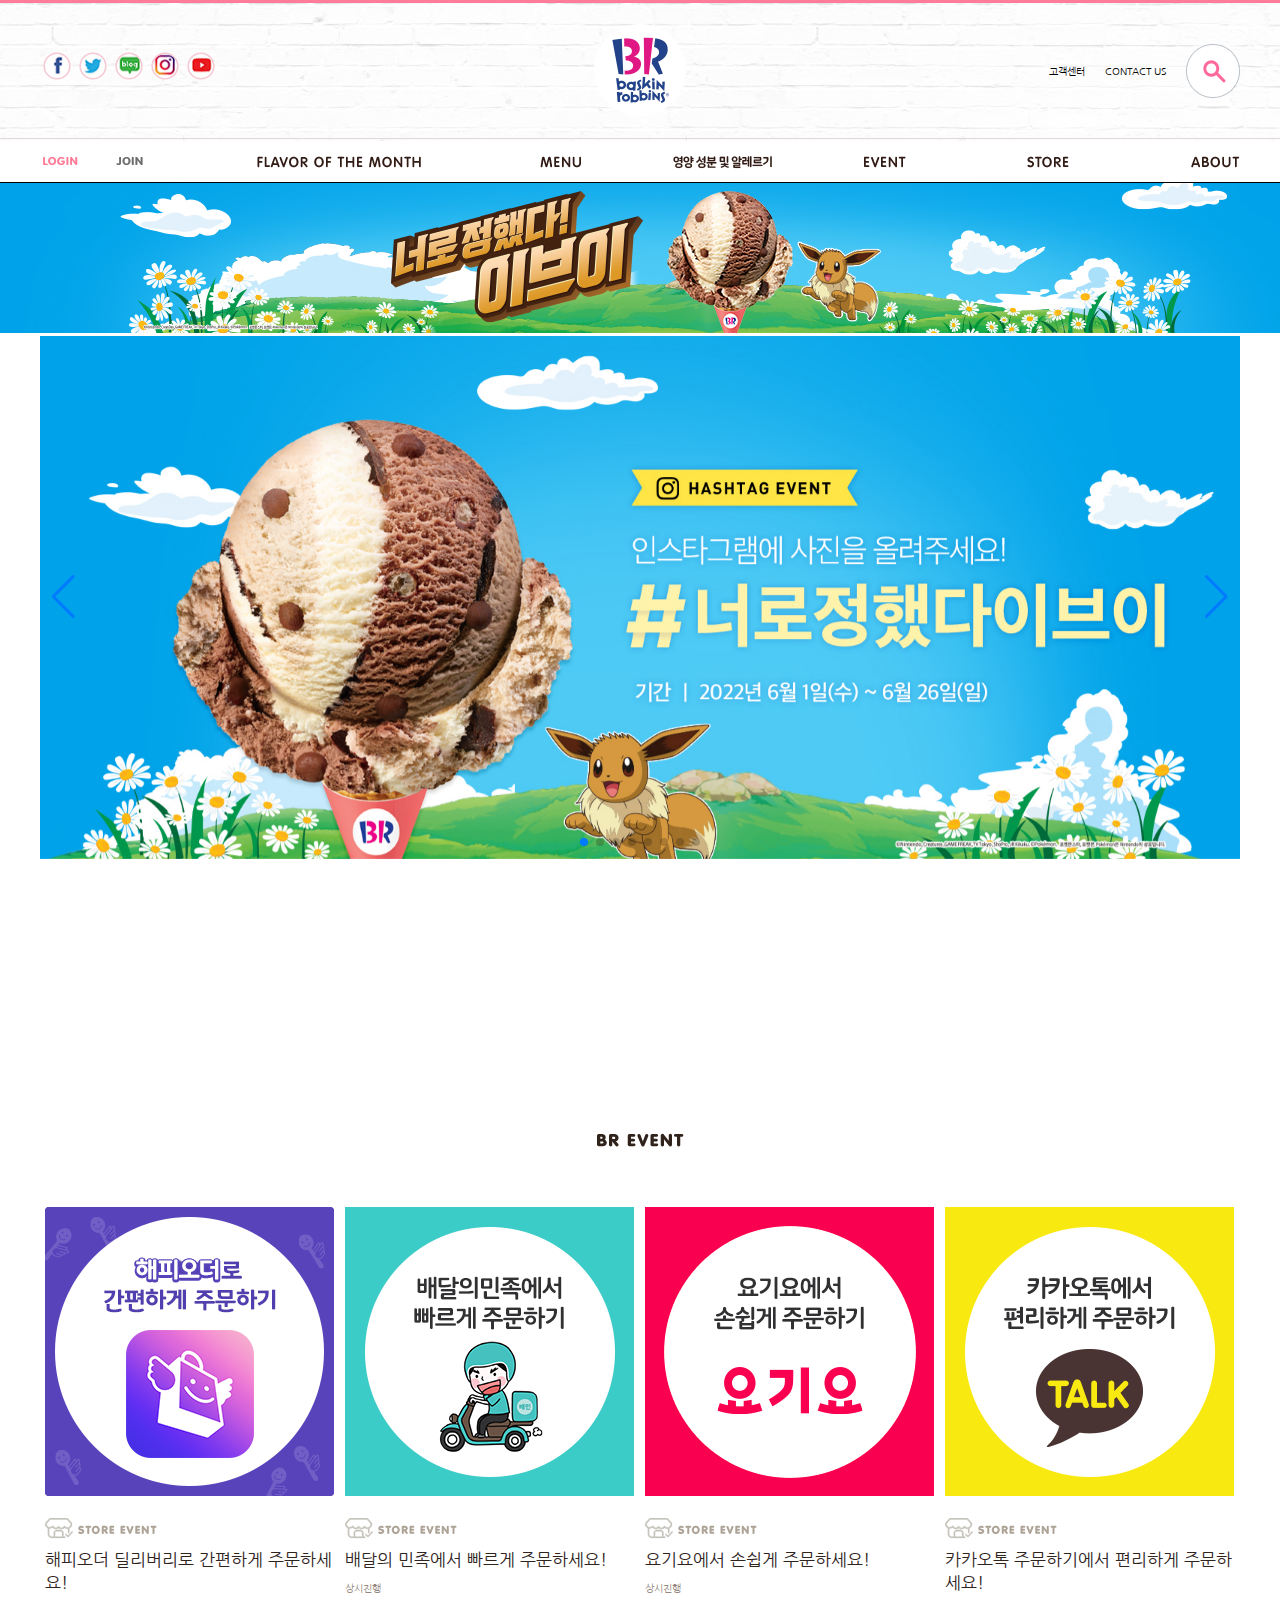
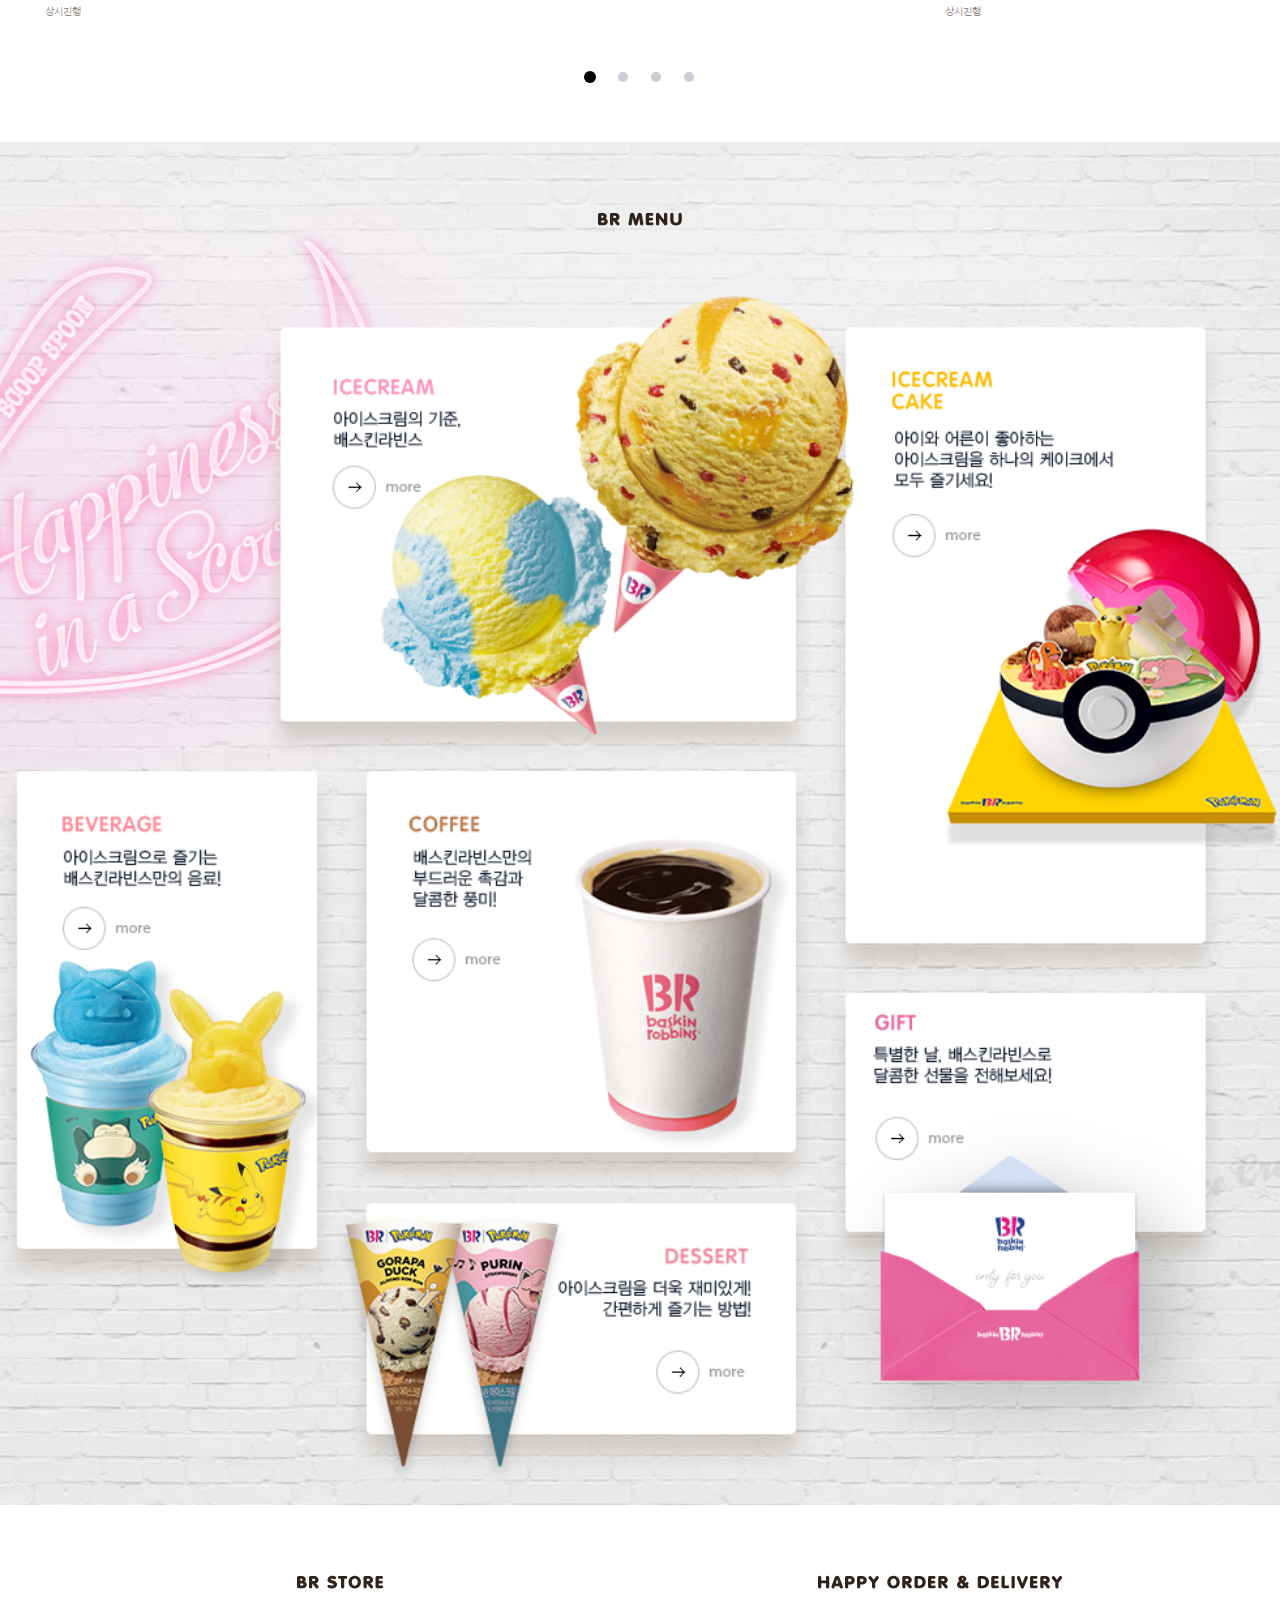
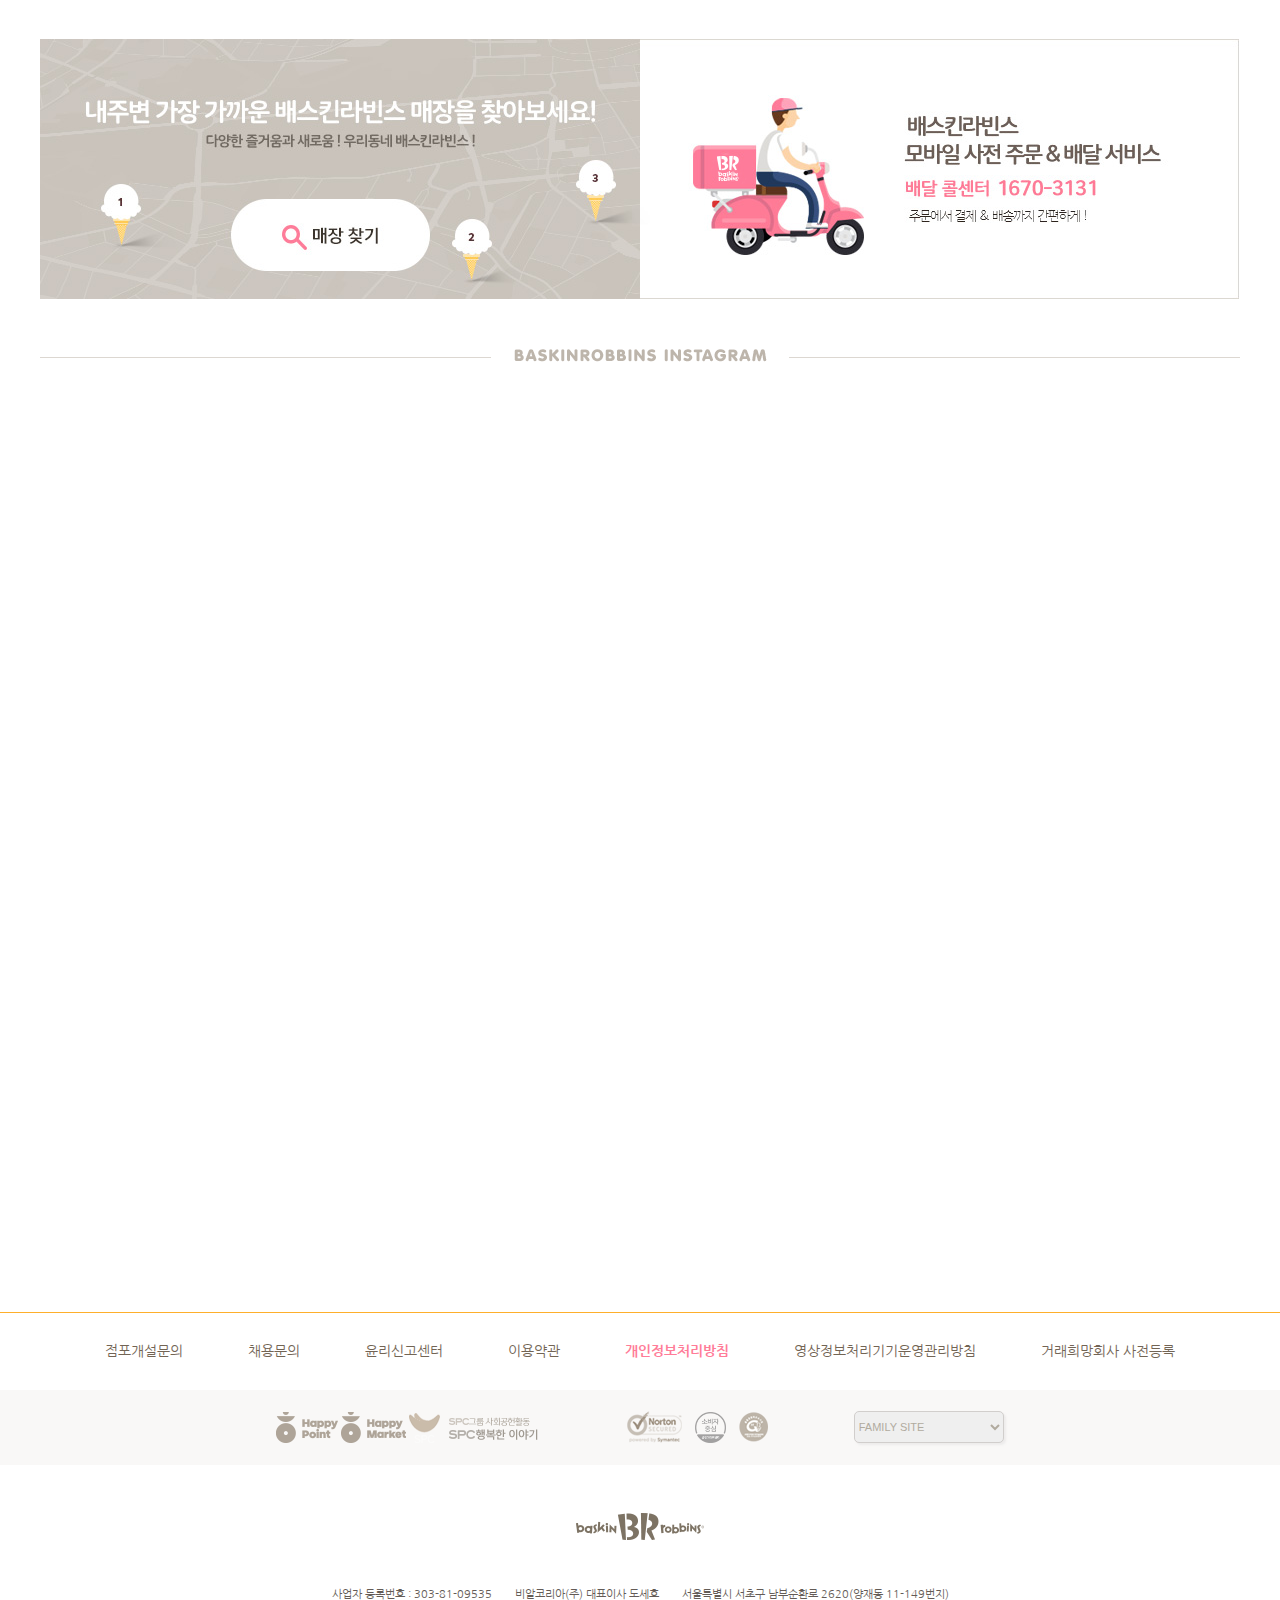
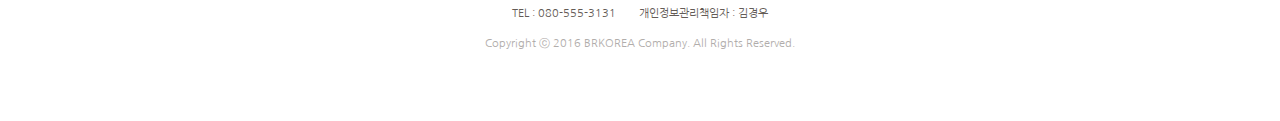
<file: index.html>
<!DOCTYPE html>
<html lang="ko">

<head>
    <meta charset="UTF-8">
    <meta name="viewport" content="width=device-width, initial-scale=1.0">
    <title>배스킨라빈스🍧</title>
    <link rel="shortcut icon" sizes="16x16 32x32 64x64" href="./images/favicon.ico">

    <!-- 스와이퍼 플러그인 CSS-->
    <link rel="stylesheet" href="css/swiper-bundle.min.css">
    <link rel="stylesheet" href="css/main.css">
    <link rel="stylesheet" href="css/media.css">

    <!-- 스와이퍼 플러그인 -->
    <script src="js/swiper-bundle.min.js"></script>
    <!-- 제이쿼리 라이브러리 -->
    <script src="js/jquery-3.6.0.min.js"></script>
    <!-- 제이쿼리 UI -->
    <script src="js/jquery-ui.min.js"></script>

    <!-- 이벤트 컨텐츠 영역 JS -->
    <script src="js/eventContent.js"></script>
    <!-- 인스타그램 영역 JS -->
    <script src="js/insta.js"></script>
    <!-- <script src="js/slideBanner.js"></script> -->
    <!-- 슬라이드배너 플러그인용 JS -->
    <script src="js/slide_plugin.js"></script>
    <script src="js/search.js"></script>
</head>

<body>
    <!-- 1. 상단영역 : header-->
    <div id="top">
        <header class="ibx top">
            <div class="top_area">
                <!-- 1-1. 로고이미지 -->
                <h1 id="logo">
                    <a href="index.html">
                        <img src="images/logo_baskinrobbins.png" alt="배스킨라빈스로고">
                    </a>
                    <!-- 모바일용 햄버거버튼 -->
                    <button class="ham on"></button>
                </h1>
                <!-- 1-2. SNS : 스프라이츠 이용?-->
                <aside id="sns">
                    <ul class="clb sns">
                        <li>
                            <a href="https://www.facebook.com/baskinrobbinskr/" title="페이스북 바로가기" target="_blank">
                                <!-- 스크린 리더기가 읽을 수 있도록 설정 -->
                                <span class="ir">
                                    페이스북 바로가기
                                </span>
                            </a>
                        </li>
                        <li>
                            <a href="https://twitter.com/BaskinrobbinsKR" title="트위터 바로가기" target="_blank">
                                <span class="ir">
                                    트위터 바로가기
                                </span>
                            </a>
                        </li>
                        <li>
                            <a href="https://blog.naver.com/brgirl31" title="블로그 바로가기" target="_blank">
                                <span class="ir">
                                    블로그 바로가기
                                </span>
                            </a>
                        </li>
                        <li>
                            <a href="https://www.instagram.com/baskinrobbinskorea/" title="인스타그램 바로가기" target="_blank">
                                <span class="ir">
                                    인스타그램 바로가기
                                </span>
                            </a>
                        </li>
                        <li>
                            <a href="https://www.youtube.com/user/baskinrobbinskorea" title="유튜브 바로가기" target="_blank">
                                <span class="ir">
                                    유튜브 바로가기
                                </span>
                            </a>
                        </li>
                    </ul>
                </aside>
                <!-- 1-4. 고객센터메뉴 -->
                <!-- 1-5. 검색창 버튼 -->
                <aside class="tmenu">
                    <ul>
                        <li>
                            <a href="#">고객센터</a>
                        </li>
                        <li>
                            <a href="#">CONTACT US</a>
                        </li>
                        <li>
                            <a href="#" class="sb">
                                <img src="./images/icon_search.png" alt="검색버튼">
                            </a>
                        </li>
                    </ul>
                </aside>
            </div>

            <!-- **********GNB 영역************-->
            <div id="gnb">
                <div class="menu_area">
                    <!-- 1-3. 로그인메뉴 : 로그인, 회원가입 -->
                    <nav>
                        <ul class="member">
                            <li>
                                <a href="login.html">
                                    <span class="ir">
                                        로그인
                                    </span>
                                </a>
                            </li>
                            <li>
                                <a href="member.html">
                                    <span class="ir">
                                        회원가입
                                    </span>
                                </a>
                            </li>
                        </ul>
                    </nav>

                    <!-- 1-6. GNB메뉴 -->
                    <nav>
                        <ul class="menu">
                            <li>
                                <div class="gibx">
                                    <a href="#">
                                        <span class="ir">FLAVOR OF MONTH</span>
                                    </a>
                                </div>

                                <!-- 서브메뉴 : 이달의 메뉴 이미지  -->
                                <div class="smenu">
                                    <div>
                                        <a href="#"><img src="./images/img_monthly_fom_220531.png" alt="너로정했다이브이">
                                        </a>
                                    </div>
                                </div>

                            </li>
                            <li>
                                <div class="gibx">
                                    <a href="#">
                                        <span class="ir">MENU</span>
                                    </a>
                                </div>

                                <!-- 서브메뉴 -->
                                <div class="smenu">
                                    <ol>
                                        <li>
                                            <a href="#">아이스크림
                                            </a>
                                        </li>
                                        <li>
                                            <a href="#">아이스크림케이크
                                            </a>
                                        </li>
                                        <li>
                                            <a href="#">음료
                                            </a>
                                        </li>
                                        <li>
                                            <a href="#">커피
                                            </a>
                                        </li>
                                        <li>
                                            <a href="#">디저트
                                            </a>
                                        </li>
                                    </ol>
                                </div>

                            </li>
                            <li>
                                <div class="gibx">
                                    <a href="#">
                                        <span class="ir">영양성분 및 알레르기</span>
                                    </a>
                                </div>

                                <!-- 서브메뉴 -->
                                <div class="smenu">
                                    <ol>
                                        <li>
                                            <a href="#">아이스크림
                                            </a>
                                        </li>
                                        <li>
                                            <a href="#">음료
                                            </a>
                                        </li>
                                        <li>
                                            <a href="#">커피
                                            </a>
                                        </li>
                                    </ol>
                                </div>

                            </li>
                            <li>
                                <div class="gibx">
                                    <a href="#">
                                        <span class="ir">EVENT</span>
                                    </a>
                                </div>

                                <!-- 서브메뉴 -->
                                <div class="smenu">
                                    <ol>
                                        <li>
                                            <a href="#">진행중인이벤트
                                            </a>
                                        </li>
                                        <li>
                                            <a href="#">당첨자발표
                                            </a>
                                        </li>
                                    </ol>
                                </div>

                            </li>
                            <li>
                                <div class="gibx">
                                    <a href="#">
                                        <span class="ir">STORE</span>
                                    </a>
                                </div>

                                <!-- 서브메뉴 -->
                                <div class="smenu">
                                    <ol>
                                        <li>
                                            <a href="#">매장찾기
                                            </a>
                                        </li>
                                        <li>
                                            <a href="#">고객센터
                                            </a>
                                        </li>
                                        <li>
                                            <a href="#">단체주문
                                            </a>
                                        </li>
                                    </ol>
                                </div>

                            </li>
                            <li>
                                <div class="gibx">
                                    <a href="#">
                                        <span class="ir">ABOUT</span>
                                    </a>
                                </div>

                                <!-- 서브메뉴 -->
                                <div class="smenu last">
                                    <ol>
                                        <li>
                                            <a href="#">공지사항
                                            </a>
                                        </li>
                                        <li>
                                            <a href="#">보도자료
                                            </a>
                                        </li>
                                        <li>
                                            <a href="#">채용정보
                                            </a>
                                        </li>
                                        <li>
                                            <a href="#">점포개설문의
                                            </a>
                                        </li>
                                        <li>
                                            <a href="#">CONTACT US
                                            </a>
                                        </li>
                                    </ol>
                                </div>
                            </li>


                            <!-- GNB 하단 레이어 -->
                            <div class="gnb_layer">
                                <div class="gnb_bg"></div>
                            </div>
                        </ul>
                    </nav>
                </div>
            </div>
            <!-- 모바일용 GNB 만들기 -->
            <div class="mgnb">
                <nav>
                    <ul>
                        <li>
                            <a href="#">
                                <span class="ir">FLAVOR OF MONTH</span>
                            </a>
                        </li>
                        <li>
                            <a href="#">
                                <span class="ir"></span>
                            </a>
                        </li>
                        <li>
                            <a href="#">
                                <span class="ir">고객센터</span>
                            </a>
                        </li>
                    </ul>
                </nav>
            </div>
        </header>
    </div>
    <!-- ***********검색창*************** -->
    <div id="search">
        <div class="search">
            <div class="search_bx">
                <div class="s_input">
                    <form action="process.php" method="post" class="searchBox">
                        <div class="line1">

                            <div class="ib">
                                <label for="pname" class="pname">제품명</label>
                                <select name="psel" id="psel">
                                    <option value="init">전체</option>
                                    <option value="A">아이스크림</option>
                                    <option value="B">아이스크림케이크</option>
                                    <option value="C">음료</option>
                                    <option value="D">커피</option>
                                    <option value="E">디저트</option>
                                    <option value="F">block pack</option>
                                    <option value="G">ready pack</option>
                                </select>
                                <input type="text" name="pname" id="pname" maxlength="20">
                            </div>

                            <div class="ib">
                                <label for="hashtag" class="hashtag">해시태그</label>

                                <input type="text" name="hashtag" id="hashtag">
                                <div class="htit">
                                    <span>
                                        <a href="#">#너로정했다이브이</a>
                                        <a href="#">#이상해씨멜론블라스트</a>
                                        <a href="#">#푸린피치블라스트</a>
                                        <a href="#">#포켓몬더블쿠키샌드</a>
                                    </span>
                                </div>

                            </div>

                        </div>
                        <div class="line2">
                            <div class="ib"><span>알레르기 성분</span></div>
                            <div class="ib chbx">
                                <input type="checkbox" name="egg" id="egg">
                                <label for="egg" class="al">계란</label>
                                <input type="checkbox" name="bean" id="bean">
                                <label for="bean" class="al">대두</label>
                                <input type="checkbox" name="pork" id="pork">
                                <label for="pork" class="al">돼지고기</label>
                                <input type="checkbox" name="peanut" id="peanut">
                                <label for="peanut" class="al">땅콩</label>

                                <input type="checkbox" name="wheat" id="wheat">
                                <label for="wheat" class="al">밀</label>
                                <input type="checkbox" name="peach" id="peach">
                                <label for="peach" class="al">복숭아</label>
                                <input type="checkbox" name="milk" id="milk">
                                <label for="milk" class="al">우유</label>
                                <input type="checkbox" name="none" id="none">
                                <label for="none" class="al">없음</label>
                            </div>
                        </div>


                        <div class="sbtn">
                            <button type="submit">검색</button>
                        </div>
                    </form>
                </div>
            </div>
        </div>
    </div>
    <!--********************************************************-->

    <!--  메인영역 : main -->
    <div id="cont">
        <main class="ibx cont">
            <!-- 2. 상단 배너 영역 -->
            <div>
                <!-- 2-1. 상단 띠배너 -->
                <div id="main_banner">
                    <a href="#">
                        <span class="ir">상단띠배너 - 이달의 맛</span>
                        <!-- <img src="images/main_banner_june.jpg" alt="이달의맛 배너"> -->
                        <img src="images_m/m_banner_june.jpg" alt="이달의맛 배너">
                    </a>
                </div>
                <!-- 2-2. 슬라이드배너(빌보드배너) -->
                <!-- <div id="slide_banner">
                    <section>
                        2-2. 슬라이드 배너 이미지
                        <ul class="slide">
                            <li><img src="images/slide_banner1.png" alt="slide"></li>
                            <li><img src="images/slide_banner2.png" alt="slide"></li>
                            <li><img src="images/slide_banner3.png" alt="slide"></li>
                            <li><img src="images/slide_banner4.png" alt="slide"></li>
                            <li><img src="images/slide_banner5.png" alt="slide"></li>
                            <li><img src="images/slide_banner6.png" alt="slide"></li>
                            <li><img src="images/slide_banner7.png" alt="slide"></li>
                            <li><img src="images/slide_banner8.png" alt="slide"></li>
                        </ul>
                        <ul class="slide ms">
                            <li><img src="images_m/slide_banner1.png" alt="slide"></li>
                            <li><img src="images_m/slide_banner2.png" alt="slide"></li>
                            <li><img src="images_m/slide_banner3.png" alt="slide"></li>
                            <li><img src="images_m/slide_banner4.png" alt="slide"></li>
                            <li><img src="images_m/slide_banner5.png" alt="slide"></li>
                            <li><img src="images_m/slide_banner6.png" alt="slide"></li>
                            <li><img src="images_m/slide_banner7.png" alt="slide"></li>
                            <li><img src="images_m/slide_banner8.png" alt="slide"></li>
                        </ul>
                        2-3. 좌/우 버튼
                        <div class="abtn">
                            이전 버튼
                            <a href="#">
                                <img src="./images/btn_banner_prev.png" alt="이전 버튼">
                            </a>
                            이후 버튼
                            <a href="#" class="ab2">
                                <img src="./images/btn_banner_next.png" alt="이후 버튼">
                            </a>
                        </div>
                        2-4. 하단 인디케이터
                        <div class="indic">
                            <a href="#">
                                <span class="ir">1번 인디케이터</span>
                            </a>
                            <a href="#">
                                <span class="ir">2번 인디케이터</span>
                            </a>
                            <a href="#">
                                <span class="ir">3번 인디케이터</span>
                            </a>
                            <a href="#">
                                <span class="ir">4번 인디케이터</span>
                            </a>
                            <a href="#">
                                <span class="ir">5번 인디케이터</span>
                            </a>
                            <a href="#">
                                <span class="ir">6번 인디케이터</span>
                            </a>
                            <a href="#">
                                <span class="ir">7번 인디케이터</span>
                            </a>
                            <a href="#">
                                <span class="ir">8번 인디케이터</span>
                            </a>
                        </div>
                    </section>

                </div> -->

                <section class="scont">
                    <div class="swiper mySwiper">
                        <div class="swiper-wrapper">
                          <div class="swiper-slide">
                            <img src="images/slide_banner1.png" alt="슬라이드배너">
                          </div>
                          <div class="swiper-slide">
                            <img src="images/slide_banner2.png" alt="슬라이드배너">
                          </div>
                          <div class="swiper-slide">
                            <img src="images/slide_banner3.png" alt="슬라이드배너">
                          </div>
                          <div class="swiper-slide">
                            <img src="images/slide_banner4.png" alt="슬라이드배너">
                          </div>
                          <div class="swiper-slide">
                            <img src="images/slide_banner5.png" alt="슬라이드배너">
                          </div>
                          <div class="swiper-slide">
                            <img src="images/slide_banner6.png" alt="슬라이드배너">
                          </div>
                          <div class="swiper-slide">
                            <img src="images/slide_banner7.png" alt="슬라이드배너">
                          </div>
                          <div class="swiper-slide">
                            <img src="images/slide_banner8.png" alt="슬라이드배너">
                          </div>
                        </div>
                        <div class="swiper-button-next"></div>
                        <div class="swiper-button-prev"></div>
                        <div class="swiper-pagination"></div>
                      </div>
                </section>
            </div>

            <!-- 3. 이벤트 컨텐츠 -->
            <article class="event">
                <!-- 3-1. 이벤트 타이틀 -->
                <h2>
                    <img src="./images/h_event.png" alt="이벤트">
                </h2>

                <!-- 3-2,3-3. 이벤트 이미지,내용 -->
                <div class="event_list">
                    <!-- 1번째 버튼 -->
                    <ul class="on">
                        <li>
                            <a href="#">
                                <img src="./images/banner_delivery.png" alt="해피오더">
                                <span class="type">
                                    <img src="./images/stit_store.gif" alt="store event">
                                </span>
                                <span class="title">해피오더 딜리버리로 간편하게 주문하세요!</span>
                                <span class="period">상시진행</span>
                            </a>
                        </li>
                        <li>
                            <a href="#">
                                <img src="./images/banner_delivery_bm.png" alt="배달의민족">
                                <span class="type">
                                    <img src="./images/stit_store.gif" alt="store event">
                                </span>
                                <span class="title">배달의 민족에서 빠르게 주문하세요!</span>
                                <span class="period">상시진행</span>
                            </a>
                        </li>
                        <li>
                            <a href="#">
                                <img src="./images/banner_delivery_ygy.png" alt="요기요">
                                <span class="type">
                                    <img src="./images/stit_store.gif" alt="store event">
                                </span>
                                <span class="title">요기요에서 손쉽게 주문하세요!</span>
                                <span class="period">상시진행</span>
                            </a>
                        </li>
                        <li>
                            <a href="#">
                                <img src="images/banner_delivery_kakao.png" alt="카카오톡">
                                <span class="type">
                                    <img src="./images/stit_store.gif" alt="store event">
                                </span>
                                <span class="title">카카오톡 주문하기에서 편리하게 주문하세요!</span>
                                <span class="period">상시진행</span>
                            </a>
                        </li>
                    </ul>
                    <!-- 2번째 버튼 -->
                    <ul>
                        <li>
                            <a href="#">
                                <img src="images/banner2_1.png" alt="제주빙수3종">
                                <span class="type">
                                    <img src="./images/stit_store.gif" alt="store event">
                                </span>
                                <span class="title">배스킨라빈스 제주 빙수 3종 출시!</span>
                                <span class="period">상시진행</span>
                            </a>
                        </li>
                        <li>
                            <a href="#">
                                <img src="images/banner2_2.png" alt="기아멤버스할인">
                                <span class="type">
                                    <img src="./images/stit_store.gif" alt="store event">
                                </span>
                                <span class="title">기아 멤버스 최대 50% 제휴 혜택</span>
                                <span class="period">상시진행</span>
                            </a>
                        </li>
                        <li>
                            <a href="#">
                                <img src="images/banner2_3.png" alt="제휴혜택">
                                <span class="type">
                                    <img src="./images/stit_online.gif" alt="store event">
                                </span>
                                <span class="title">2022 배스킨라빈스 특별한 제휴혜택</span>
                                <span class="period">상시진행</span>
                            </a>
                        </li>
                        <li>
                            <a href="#">
                                <img src="images/banner2_4.png" alt="콜드브루오트라떼">
                                <span class="type">
                                    <img src="./images/stit_online.gif" alt="store event">
                                </span>
                                <span class="title">고소한 오트밀크와 깔끔한 콜드브루의 만남, 콜드브루 오트라떼 출시</span>
                                <span class="period">상시진행</span>
                            </a>
                        </li>
                    </ul>
                    <!-- 3번째 버튼 -->
                    <ul>
                        <li>
                            <a href="#">
                                <img src="./images/banner3_1.png" alt="KT할인">
                                <span class="type">
                                    <img src="./images/stit_store.gif" alt="store event">
                                </span>
                                <span class="title">KT 멤버십 고객이라면 누구나 파인트 30% 할인!</span>
                                <span class="period">상시진행</span>
                            </a>
                        </li>
                        <li>
                            <a href="#">
                                <img src="./images/banner3_2.png" alt="Mpoint 50%사용">
                                <span class="type">
                                    <img src="./images/stit_store.gif" alt="store event">
                                </span>
                                <span class="title">현대카드 M포인트 50% 사용</span>
                                <span class="period">상시진행</span>
                            </a>
                        </li>
                        <li>
                            <a href="#">
                                <img src="images/banner3_3.png" alt="배스킨라빈체">
                                <span class="type">
                                    <img src="./images/stit_store.gif" alt="store event">
                                </span>
                                <span class="title">2018 한글날 기념 무료 글꼴 공개! 배스킨라빈스체</span>
                                <span class="period">상시진행</span>
                            </a>
                        </li>
                        <li>
                            <a href="#">
                                <img src="./images/banner3_4.png" alt="텀블러할인">
                                <span class="type">
                                    <img src="./images/stit_online.gif" alt="store event">
                                </span>
                                <span class="title">1회용 컵 사용 줄이기 안내</span>
                                <span class="period">상시진행</span>
                            </a>
                        </li>
                    </ul>

                    <!-- 4번째 버튼 -->
                    <ul>
                        <li>
                            <a href="#">
                                <img src="./images/banner4.png" alt="BEST 칭찬 점포">
                                <span class="type">
                                    <img src="./images/stit_store.gif" alt="store event">
                                </span>
                                <span class="title">2022년 1분기 고객 BEST 칭찬점포 안내</span>
                                <span class="period"></span>
                            </a>
                        </li>
                    </ul>
                </div>

                <!-- 3-4. 인디케이터 -->
                <div class="e_indi">
                    <a href="#none" class="on">
                        <span class="ir">1번</span>
                    </a>
                    <a href="#none">
                        <span class="ir">2번</span>
                    </a>
                    <a href="#none">
                        <span class="ir">3번</span>
                    </a>
                    <a href="#none">
                        <span class="ir">4번</span>
                    </a>
                </div>
            </article>

            <!-- 3-5. 메뉴컨텐츠 : 메뉴이동 영역 -->
            <article class="menu_ct">
                <!-- 타이틀 -->

                <h2>
                    <img src="./images/h_menu.png" alt="메뉴타이틀">
                </h2>

                <!-- 이미지 영역 -->
                <div class="m_img">
                    <div class="mbx">
                        <img class ="pc" src="./images/img_menu_list_220429.png" alt="메뉴리스트 이미지">
                        <img class="mobile" src="./images_m/img_menu_list_220429.png" alt="메뉴리스트 이미지">
                        <a href="#" class="icecream"></a>
                        <a href="#" class="cake"></a>
                        <a href="#" class="beverage"></a>
                        <a href="#" class="coffee"></a>
                        <a href="#" class="gift"></a>
                        <a href="#" class="dessert"></a>
                    </div>
                </div>

            </article>

            <!-- 스토어 & 딜리버리 영역 -->
            <article id="str_dv">
                <div class="clb str_dv">
                    <section class="store">
                        <h2>
                            <img src="./images/h_store.png" alt="스토어 타이틀">
                        </h2>
                        <div class="sd_img">
                            <a href="#">
                                <img class="pc" src="./images/img_store.jpg" alt="매장찾기">
                                <img class="mobile" src="./images_m/img_store.jpg" alt="매장찾기">
                            </a>
                        </div>
                    </section>
                    <section class="delievery">
                        <h2>
                            <img src="./images/h_happyorder_delivery.png" alt="해피오더딜리버리 타이틀">
                        </h2>
                        <div class="sd_img">
                            <a href="#">
                                <img class="pc" src="./images/img_happyorder_delivery.png" alt="해피오더딜리버리 타이틀">
                                <img class="mobile" src="./images_m/img_happyorder_delivery.jpg" alt="해피오더딜리버리 타이틀">
                            </a>
                        </div>
                    </section>
                </div>
            </article>

            <!-- 인스타그램 -->
            <article class="insta">
                <!-- 3-8. 타이틀 영역 -->
                <div class="itit">
                    <h2>
                        <img src="./images/tit_sns.png" alt="배스킨라빈스 인스타그램">
                    </h2>
                </div>
                <div class="ict">
                    <div class="attractt-container" data-idx="0" data-code="LEDo66DdnaG4Rdw" data-board="grid">

                        <iframe title="Attractt - UGC 디지털 마케팅 솔루션" scrolling="no" frameborder="0"
                            src="https://www.attractt.com/embed/grid/LEDo66DdnaG4Rdw?loc=http://www.baskinrobbins.co.kr/&amp;target=attractt-ifm-0"
                            id="attractt-ifm-0"
                            style="width: 1200px; height: 785px; overflow: hidden; border: 0px;"></iframe></div>
                </div>

            </article>
        </main>
    </div>

    <!-- 4. 하단영역 : footer -->
    <div id="info">
        <footer class="ibx info">

            <!-- 4-1. 하단메뉴 -->
            <div class="fmenu">
                <ul>
                    <li>
                        <a href="#">점포개설문의</a>
                    </li>
                    <li>
                        <a href="#">채용문의</a>
                    </li>
                    <li>
                        <a href="#">윤리신고센터</a>
                    </li>
                    <li>
                        <a href="#">이용약관</a>
                    </li>
                    <li>
                        <a href="#">개인정보처리방침</a>
                    </li>
                    <li>
                        <a href="#">영상정보처리기기운영관리방침</a>
                    </li>
                    <li>
                        <a href="#">거래희망회사 사전등록</a>
                    </li>

                </ul>
            </div>

            <!-- 4-2. 브랜드 아이콘 -->
            <div class="bicon">
                <div class="bicon_bx">
                    <div>
                        <a
                            href="https://www.happypointcard.com/page/main/index.spc;jsessionid=FCBB1181C146A71AD1192E5239694E1F">
                            <img src="./images/btn_happypoint.png" alt="해피포인트">
                        </a>
                        <a href="http://m.celectory.com/mobile/gift/recommend?">
                            <img src="./images/btn_happymarket.png" alt="해피마켓">
                        </a>
                        <a href="http://www.spc.co.kr/contributionAll">
                            <img src="./images/btn_spc_story.png" alt="SPC이야기">
                        </a>
                    </div>
                    <div class="micon">
                        <a href="#">
                            <img src="./images/btn_norton.gif" alt="노튼">
                        </a>
                        <a href="https://www.kca.go.kr/ccm/">
                            <img src="./images/btn_ccm_2.png" alt="한국소비자원" id="ccm">
                        </a>
                        <a href="https://knqa.ksa.or.kr/knqa/2276/subview.do">
                            <img src="./images/btn_ksa.png" alt="국가품질">
                        </a>
                    </div>
                    <!-- 4-5. 패밀리사이트 바로가기 -->
                    <div class="sel">
                        <select name="Family Site" id="fs" onchange="window.open(value,'_blank');">
                            <option selected="" disabled="">FAMILY SITE</option>

                            <option value="http://www.dunkindonuts.co.kr/">던킨도너츠</option>

                            <option value="https://www.paris.co.kr/">파리바게트</option>

                            <option value="https://spcsamlip.co.kr/">삼립</option>

                            <option value="https://www.caffe-pascucci.co.kr/index.asp">파스쿠찌</option>
                        </select>
                    </div>
                </div>
            </div>

            <!-- 4-3. 하단 로고 -->
            <div class="f_logo">
                <img src="./images/footer_logo.png" alt="로고">
            </div>

            <!-- 4-4. 하단 주소정보 -->
            <div class="addr">
                <div>
                    <p>사업자 등록번호 : 303-81-09535</p>
                    <p>비알코리아(주) 대표이사 도세호</p>
                    <address>
                        서울특별시 서초구 남부순환로 2620(양재동 11-149번지)
                    </address>
                </div>
                <div>
                    <p>TEL : 080-555-3131 </p>
                    <p>개인정보관리책임자 : 김경우</p>
                </div>
                <p>Copyright ⓒ 2016 BRKOREA Company. All Rights Reserved.</p>

            </div>
        </footer>
    </div>
</body>

</html>
</file>
<file: css/media.css>
@charset "utf-8";


/************** 1024px 이하 미디어쿼리 시작 **************/
@media screen and (max-width:1024px) {
.ibx{
    width: 100%;
}

 #sns,.tmenu,#gnb,.smenu {
    display: none;
}

.top {
    padding-top: 0;
    background: none;
    border-top:none;
    border-bottom: 1px solid #3f291a;
   
    box-sizing: border-box;
}
.top_area{
    height: 77px;
    width: 100%;

}

.top #logo{
    line-height: 77px;
}
#logo img{
    width: 55px;
}
/* .mgnb{
    display: block;
} */

/* 모바일용 햄버거버튼 */
.ham{
    display: block;
    position: absolute;
    top: 30px;
    right: 4vw;
    border: none;
    width: 22px;
    height: 18px;
    background: url(../images_m/btn_menu.png) no-repeat 0 0;
    background-size: auto 18px;
  }
  /* 햄버거 버튼 모양 가상요소로 문자넣기
  이유: x버튼으로 변경가능하도록 하려고 */

  #main_banner a{
     width: 100%;
     height: 100%;
  } 
  #main_banner a img{
     display: block;
     width: 100%;
     height: 100%;
  } 

  /* 메뉴리스트 이미지 */

  /* 모바일용 배경이미지 */
.menu_ct{
    background-image: url(../images_m/bg_menu.jpg);
}

.m_img .pc{
    display: none;
  }

.m_img .mobile{
    display: block;
  }

.m_img .icecream{
    top: 0;
    left: 36.67%;
    width: 58.75%;
    height: 27.13%;
}

.m_img .cake{
    top: 51.5%;
    left: 4.58%;
    width: 90.83%;
    height: 17.52%;
}
.m_img .beverage{
    top: 28%;
    left: 51.53%;
    width: 43.89%;
    height: 21.99%;
}
.m_img .coffee{
    top: 71%;
    left: 4.58%;
    width: 43.89%;
    height: 21%;
}
.m_img .gift{
    top: 71%;
    left: 51.53%;
    width: 43.89%;
    height: 21%;
}
.m_img .dessert{
    top: 28%;
    left: 4.58%;
    width: 43.89%;
    height: 21.99%;
}

/* 매장&배당 컨텐츠 */
.str_dv{
    width: 100%;
    
}
.str_dv section{
    width: 100%;
    float: none;
}

.sd_img .pc{
    display: none;
  }

.sd_img .mobile{
    display: block;
    margin: 0 auto;
    width: 90%;
    height: 90%;

  }

/* 푸터 메뉴 */
.fmenu{
    width: 100vw;
}
.fmenu ul{
    flex-wrap: wrap;
    justify-content: normal;
    margin-top: 10px;
}
.fmenu li{
    width: 25%;
    height: 30px;
    text-align: center;
}
.fmenu a{
    font-size: 1.1rem;
}

/* 푸터 브랜드아이콘 */
.bicon{
    margin-top:5px;
}
.bicon_bx{
    width: 100vw;
    height: 85px;
    flex-wrap: wrap;
    /* justify-content: normal; */
}

.bicon_bx div a{
    padding: 0 2vw;
}

}

/************** 1024px 이하 미디어쿼리 끝 **************/

@media screen and (max-width: 820px) {
    
    /* .mgnb{
        display: block;
    } */
  
      /* 햄버거 버튼 모양 가상요소로 문자넣기
      이유: x버튼으로 변경가능하도록 하려고 */
    /* .ibx{
        max-width: 720px;
        margin: 0 auto;
    } */
    #main_banner img:first-child{
        display: none;
    }
    #main_banner img:last-child{
        display: block;
        /* max-width: 100%; */
    }

    /* 슬라이드 배너 모바일용 이미지로 바꾸기 */
    .slide{
        display: none;
    }
    .slide.ms{
        display: block;
    }
      
}
</file>
<file: css/main.css>
@charset "utf-8";

/* 2. 메인영역 CSS */

@import url(core.css);
@import url(common.css);
@import url(reset.css);

/* body *{
    outline: 1px dashed limegreen;
} */

.cont{
     /* 화면채움! */
     width: auto;

     /* 높이값 변경 - 상단영역 겹치므로 뺄필요없음 */
     /* height: 100vh; */
     box-sizing: border-box;
}

/************* 상단 배너 영역 시작 **************************/
/* 2-1. 상단 띠배너 : #main_banner */
#main_banner {
    width: 100%;
    /* background-color:#00A2EA ; */
    margin-bottom: 3px;
    text-align: center;
}
#main_banner a{
    display: block;
    /* width: 1200px; */
    height: 150px;
    /* max-width: 100%; */
    /* margin: 0 auto; */
    /* 색이반고윙/크  */
    background-color: #00A2EA;
    background-image: url(../images/main_banner_june.jpg);
    background-position: 50% 50%;
}

#main_banner img{
    display: none;
}
#slide_banner{
    /* position: relative; */
    /* 자식 : .slide_banner li(배너이미지), .btns(좌/우버튼) */
    width: 1600px;
    height: 697px;
    margin: 0 auto;
}
#slide_banner section {
    /*슬라이드부모*/
    position: relative;
    width: 100%;
    height: 697px;
    float: left;
    overflow: hidden;
    /*넘치는 자식요소 숨기기*/
    /*    border: 2px solid red;*/
    box-sizing: border-box;
}

#slide_banner section::before {
    content: '';
    display: block;
    padding-top: 60%;
}

/* 2-2. 슬라이드 배너 : #slide */
.slide{
    display: flex;
    /* 플렉스박스!!! */

    /*사진을 싸고 있는 슬라이드*/
    position: absolute;
    top: 0;
    left: 0;
    /* width: 100%; */
    /* height: 100%; */
}

/********** 플러그인 구성 css 시작*********/
.scont{
    min-height: 697px;
    max-width: 1920px;
    
}

.swiper {
    width: 1200px;
    margin: 0 auto;
  }

  .swiper-slide {
    text-align: center;
    font-size: 18px;
    background: #000;

    /* Center slide text vertically */
    
    display: flex;
    justify-content: center;
    align-items: center;
  }

  .swiper-slide img {
    display: block;
    width: 100%;
    height: 100%;
    object-fit: cover;
  }

  .swiper {
    margin-left: auto;
    margin-right: auto;
  }


/****** 스와이퍼 css 끝 *******/

.ms{
    display: none;
}

.slide li {
    flex-shrink: 0;
    /* 부모박스크기만큼 줄어들지 않음 -> 0 */
    /* flex-basis: 100%; */
    /* 가로크기를 부모박스 크기에 맞춤! */
    /* height 값은 flex박스 자식요소에서
    등분할시 자동 100%임! */
    width: 100vw;
    
}

.slide li img {
    /*이미지는 박스에 맞춤!*/
    width: 100%;
    height: 100%;
    /* object-fit: cover; */
    /* 이미지 비율유지 채우기! */
}

/******* 2-3. 좌/우버튼 ********/
.abtn a{
    position: absolute;
    /* 부모 : #slide_banner */
    top: 50%;
}
.abtn a:first-child{
    left: 50px;
}
.abtn a:last-child{
    right: 50px;
}

/******** 2-4. 하단 인디케이터 ********/
.indic{
    position: absolute;
    /* 부모 : #slide_banner */
    bottom: 10px;
    left: 50%;
    /* width: 300px; */
    /* height: 35px; */
    transform: translateX(-50%);
}
.indic a{
    display: inline-block;
    width: 13px;
    height: 13px;
    border-radius: 50%;
    background-color: whitesmoke;
    margin: 10px;
    cursor: auto;
    /* transition: background-color .2s, scale .2s; */
}

.indic .on{
    transform: scale(1.1);
    background-color: black;
}

/* .indic a:hover{
    transform: scale(1.1);
    background-color: black;
} */

/********************** 상단 배너 영역 끝 **********************/
/* 이벤트,메뉴,스토어딜리버리 타이틀 공통 */
article h2{
    text-align: center;
    margin: 50px 0;
}

/******** 이벤트 컨텐츠 ********/
.event{
    /* height: 800px; */
    /* -> 이벤트 이미지 조절 후 설정 */
    padding: 50px 0;
}
/* 3-1. 이벤트 타이틀 */
/* .event h2{
    text-align: center;
    margin: 50px 0;
} */

/* 3-2,3-3. 이벤트 이미지, 내용 영역 */
.event_list{
     position: relative;
    width: 1210px;
    height: 465px;
    margin: 0 auto;
    overflow: hidden;

}

.event_list ul{
    position: absolute;
    top: 0;
    left: 0;
    width: 0;
    overflow: hidden;
    transition: left .5s ease-in-out;
}

.event_list ul.on{
    width: 100%;
}


.event_list ul:nth-child(1)~ul{
    left: 100%;
}

.event_list li{
    float:left;
    width: 300px;
    height: 465px;
    box-sizing: border-box;
    margin-top: 10px;
}

.event_list ul li:first-child{
    margin-left: 10px;
}


/* 3-3. 이벤트 내용 */
.event_list span{
    display: block;
}
.event_list .type{
    margin: 22px 0 8px 0;
}
.event_list .title{
    color: #2f231c;
    font-size: 17px;
    line-height: 23px;
}
.event_list .period{
    margin: 11px 0;
    font-weight: 300;
    color: #948780;
}

/* 3-4. 이벤트 인디케이터 */
.e_indi{
    width: 131px;
    /* height: 35px; */
    margin: 0 auto;
}
.e_indi a{
    display: inline-block;
    width: 10px;
    height: 10px;
    border-radius: 50%;
    background-color: #cdccd5;
    margin: 10px;
    transition: background-color .2s, transform .2s;
}
.e_indi a.on{
    transform: scale(1.2);
    background-color: black;
}

.e_indi a:hover{
    transform: scale(1.2);
    background-color: black;
}

.event_list a>img{
    /* 속시이지 */
    transition: transform .2s ease-out ;
}

/* 이벤트 이미지 마우스 오버 */
.event_list a>img:hover{
    transform: rotate(5deg);
    animation: eventAni .4s ease-in-out .2s infinite alternate;
}

@keyframes eventAni {
    0%{
        transform: rotate(5deg);
    }
    100%{
        transform: rotate(-5deg);
    }
}

/****** 3-4. 메뉴 컨텐츠 : .menu_ct ********/

.menu_ct{
    height: auto;
    background: url(../images/bg_menu.jpg);
    background-repeat: no-repeat; 
    background-position :50% 50%;
    background-size: cover;
    padding: 20px 0;
}
/* 메뉴 컨텐츠 타이틀  */
/* .menu_ct h2{
    text-align: center;
    margin-bottom: 70px;
} */

/* 메뉴 컨텐츠 이미지 */
.m_img{
    padding-top: 20px;
    width: 100%;
}
.m_img .mbx{
    position: relative;
    /* 자식 : a태그들 */
}
.m_img img{
    display: block;
    height: 100%;
    width: 100%;
    margin: 0 auto;
}

.m_img .mobile{
    display: none;
}


/* 메뉴 컨텐츠 클릭 영역 */
.menu_ct .m_img a{
    position: absolute;
    /* 부모 : .mbx */
}

.m_img .icecream{
    top: 28px;
    left: 218px;
    width: 390px;
    height: 294px;
}

.m_img .cake{
    top: 28px;
    right: 60px;
    width: 250px;
    height: 460px;
}
.m_img .beverage{
    top: 375px;
    left: 22px;
    width: 210px;
    height: 345px;
}
.m_img .coffee{
    top: 373px;
    left: 286px;
    width: 315px;
    height: 274px;
}
.m_img .gift{
    bottom: 211px;
    right: 65px;
    width: 260px;
    height: 157px;
}
.m_img .dessert{
    bottom: 50px;
    left: 284px;
    width: 322px;
    height: 158px;
}
.m_img a:hover{
   
}

/****** 매장 & 배달 컨텐츠 영역 *******/
#str_dv{
    margin-top: 20px;
    margin-bottom: 50px;
}
.str_dv{
    width: 1200px;
    margin: 0 auto;
}

/* 3-6. 타이틀 영역 */
/* .str_dv h2{
    text-align: center;
    margin: 50px 0;
} */

/*3-7. 스토어 배달 영역 */
.str_dv section{
    width: 50%;
    float: left;
}

.sd_img .pc{
    display: block;
}
.sd_img .mobile{
    display: none;
}

/********** 인스타그램 영역 ***************/
/* 3-8. 타이틀 영역 */

.insta .itit{
    position: relative;
    width: 1200px;
    margin: 0 auto;
}

.insta h2::before{
    content: '';
    display: block;
    position: absolute;
    top: 8px;
    left: 0;
    width: 100%;
    height: 1px;
    background: #dcd7d1;
    z-index: -1;
}

.insta .ict{
    height: 800px;
    max-width: 1200px;
    margin:0 auto 100px ;

}
</file>
